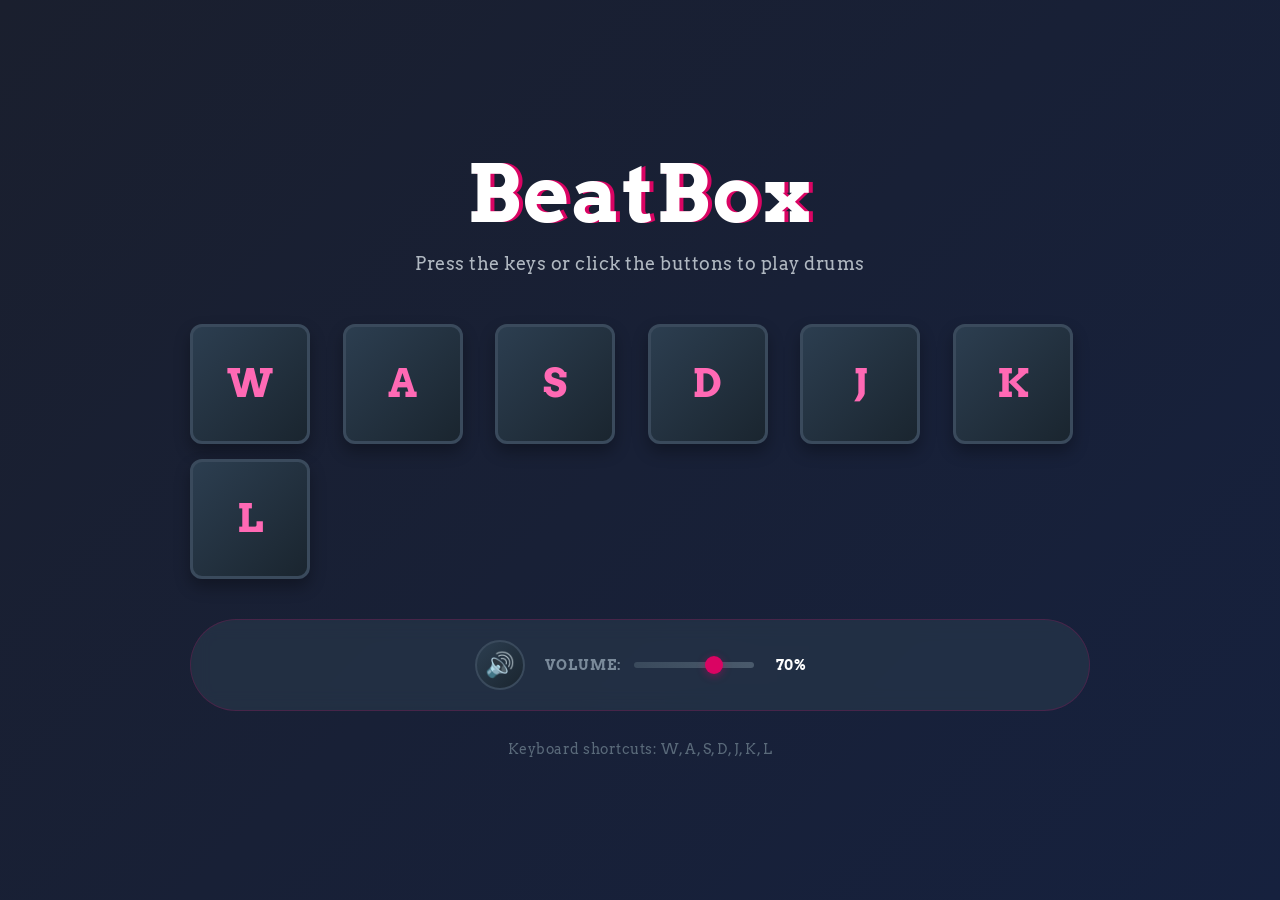
<file: index.html>
<!DOCTYPE html>
<html lang="en">
<head>
    <meta charset="UTF-8">
    <meta name="viewport" content="width=device-width, initial-scale=1.0">
    <title>BeatBox - Drum Kit</title>
    <link rel="preconnect" href="https://fonts.googleapis.com">
    <link rel="preconnect" href="https://fonts.gstatic.com" crossorigin>
    <link href="https://fonts.googleapis.com/css2?family=Arvo:wght@400;700&display=swap" rel="stylesheet">
    <link rel="stylesheet" href="style.css">
</head>
<body>
    <div class="container">
        <header class="header">
            <h1 id="title">BeatBox</h1>
            <p class="subtitle">Press the keys or click the buttons to play drums</p>
        </header>

        <div id="drums" class="drums-grid">
            <button id="w" class="btn" data-key="w" data-sound="sounds/haha.mp3">
                <span class="key">W</span>
            </button>
            <button id="a" class="btn" data-key="a" data-sound="sounds/tom-4.mp3">
                <span class="key">A</span>
            </button>
            <button id="s" class="btn" data-key="s" data-sound="sounds/kick-bass.mp3">
                <span class="key">S</span>
            </button>
            <button id="d" class="btn" data-key="d" data-sound="sounds/snare.mp3">
                <span class="key">D</span>
            </button>
            <button id="j" class="btn" data-key="j" data-sound="sounds/tom-1.mp3">
                <span class="key">J</span>
            </button>
            <button id="k" class="btn" data-key="k" data-sound="sounds/tom-2.mp3">
                <span class="key">K</span>
            </button>
            <button id="l" class="btn" data-key="l" data-sound="sounds/tom-3.mp3">
                <span class="key">L</span>
            </button>
        </div>

        <div class="controls">
            <button id="mute-btn" class="control-btn" aria-label="Mute">
                <span class="volume-icon">🔊</span>
            </button>
            <div class="volume-control">
                <label for="volume-slider">Volume:</label>
                <input id="volume-slider" type="range" min="0" max="100" value="70">
                <span id="volume-display">70%</span>
            </div>
        </div>

        <footer class="footer">
            <p>Keyboard shortcuts: W, A, S, D, J, K, L</p>
        </footer>
    </div>

    <script src="index.js"></script>
</body>
</html>
</file>
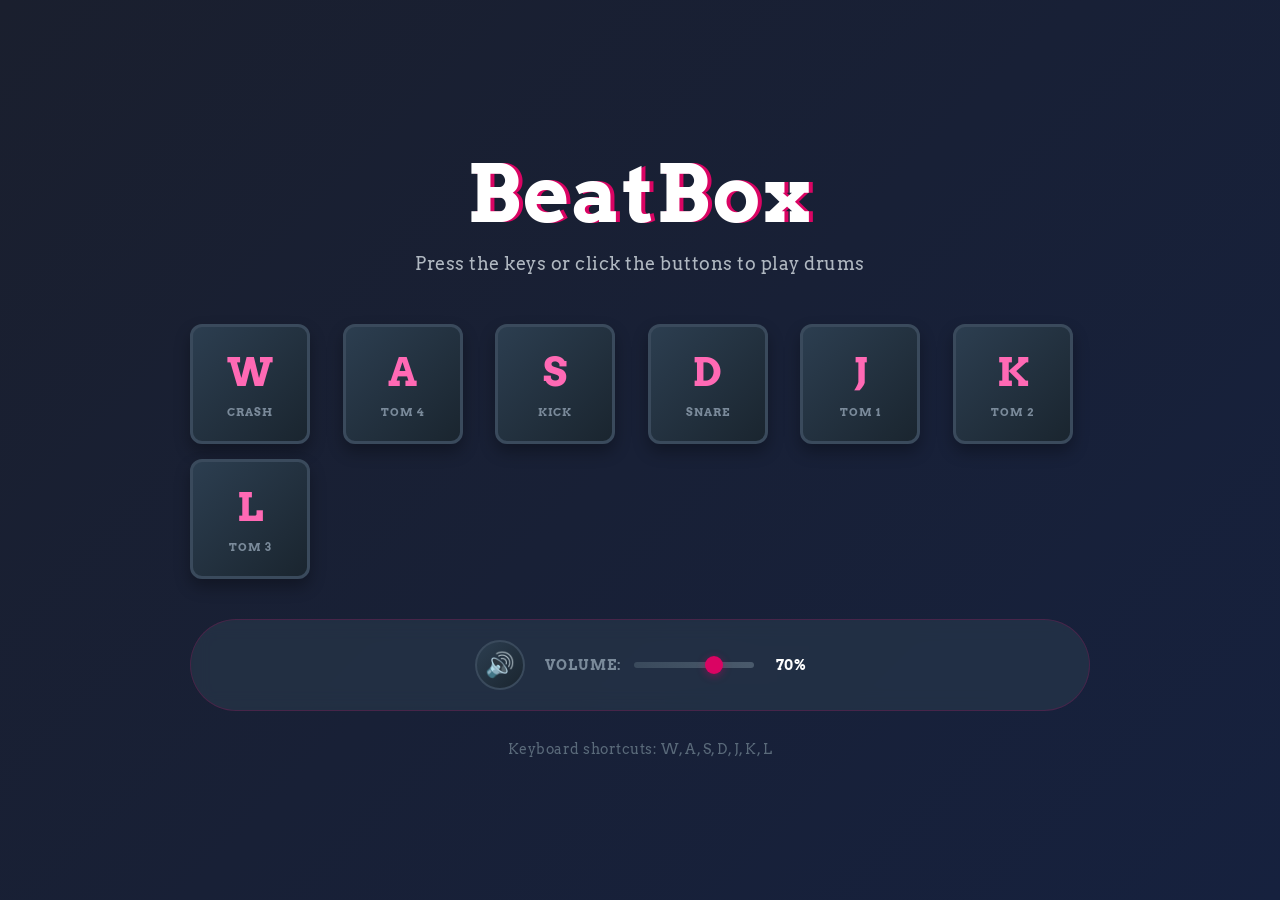
<file: drum.html>
<!DOCTYPE html>
<html lang="en">
<head>
    <meta charset="UTF-8">
    <meta name="viewport" content="width=device-width, initial-scale=1.0">
    <title>BeatBox - Drum Kit</title>
    <link rel="preconnect" href="https://fonts.googleapis.com">
    <link rel="preconnect" href="https://fonts.gstatic.com" crossorigin>
    <link href="https://fonts.googleapis.com/css2?family=Arvo:wght@400;700&display=swap" rel="stylesheet">
    <link rel="stylesheet" href="drum.css">
</head>
<body>
    <div class="container">
        <header class="header">
            <h1 id="title">BeatBox</h1>
            <p class="subtitle">Press the keys or click the buttons to play drums</p>
        </header>

        <div id="drums" class="drums-grid">
            <button id="w" class="btn" data-key="w" data-sound="sounds/haha.mp3">
                <span class="key">W</span>
                <span class="label">Crash</span>
            </button>
            <button id="a" class="btn" data-key="a" data-sound="sounds/tom-4.mp3">
                <span class="key">A</span>
                <span class="label">Tom 4</span>
            </button>
            <button id="s" class="btn" data-key="s" data-sound="sounds/kick-bass.mp3">
                <span class="key">S</span>
                <span class="label">Kick</span>
            </button>
            <button id="d" class="btn" data-key="d" data-sound="sounds/snare.mp3">
                <span class="key">D</span>
                <span class="label">Snare</span>
            </button>
            <button id="j" class="btn" data-key="j" data-sound="sounds/tom-1.mp3">
                <span class="key">J</span>
                <span class="label">Tom 1</span>
            </button>
            <button id="k" class="btn" data-key="k" data-sound="sounds/tom-2.mp3">
                <span class="key">K</span>
                <span class="label">Tom 2</span>
            </button>
            <button id="l" class="btn" data-key="l" data-sound="sounds/tom-3.mp3">
                <span class="key">L</span>
                <span class="label">Tom 3</span>
            </button>
        </div>

        <div class="controls">
            <button id="mute-btn" class="control-btn" aria-label="Mute">
                <span class="volume-icon">🔊</span>
            </button>
            <div class="volume-control">
                <label for="volume-slider">Volume:</label>
                <input id="volume-slider" type="range" min="0" max="100" value="70">
                <span id="volume-display">70%</span>
            </div>
        </div>

        <footer class="footer">
            <p>Keyboard shortcuts: W, A, S, D, J, K, L</p>
        </footer>
    </div>

    <script src="drum.js"></script>
</body>
</html>
</file>
<file: style.css>
* {
  margin: 0;
  padding: 0;
  box-sizing: border-box;
}

body {
  font-family: 'Arvo', cursive;
  background: linear-gradient(135deg, #1a1f2e 0%, #16213e 100%);
  min-height: 100vh;
  display: flex;
  align-items: center;
  justify-content: center;
  padding: 20px;
}

.container {
  max-width: 900px;
  width: 100%;
}

.header {
  text-align: center;
  margin-bottom: 50px;
}

#title {
  font-size: 5rem;
  color: #ffffff;
  font-family: 'Arvo', serif;
  text-shadow: 4px 0 #DA0463;
  font-weight: 700;
  letter-spacing: 2px;
  margin-bottom: 10px;
}

.subtitle {
  color: #b0b8c1;
  font-size: 1.1rem;
  letter-spacing: 0.5px;
}

.drums-grid {
  display: grid;
  grid-template-columns: repeat(auto-fit, minmax(120px, 1fr));
  gap: 15px;
  margin-bottom: 40px;
  justify-content: center;
}

.btn {
  height: 120px;
  width: 120px;
  border: 3px solid #3a4a5c;
  border-radius: 12px;
  background: linear-gradient(135deg, #2c3e50 0%, #1a252f 100%);
  cursor: pointer;
  font-family: 'Arvo', cursive;
  font-weight: bold;
  font-size: 16px;
  color: #ffffff;
  display: flex;
  flex-direction: column;
  align-items: center;
  justify-content: center;
  gap: 8px;
  transition: all 0.15s ease;
  box-shadow: 0 8px 16px rgba(0, 0, 0, 0.3);
}

.btn .key {
  font-size: 40px;
  color: #ff69b4;
  font-weight: 900;
}



.btn:hover {
  border-color: #DA0463;
  box-shadow: 0 12px 24px rgba(218, 4, 99, 0.4);
  transform: translateY(-2px);
}

.btn:active {
  transform: scale(0.95);
  box-shadow: inset 0 3px 8px rgba(0, 0, 0, 0.5);
}

.pressed {
  transform: scale(0.93);
  border-color: #DA0463;
  background: linear-gradient(135deg, #1a252f 0%, #0f1822 100%);
  box-shadow: inset 0 3px 8px rgba(0, 0, 0, 0.6), 0 0 20px rgba(218, 4, 99, 0.3);
}

.controls {
  display: flex;
  align-items: center;
  justify-content: center;
  gap: 20px;
  background: rgba(44, 62, 80, 0.5);
  backdrop-filter: blur(10px);
  padding: 20px 30px;
  border-radius: 50px;
  border: 1px solid rgba(218, 4, 99, 0.2);
  margin-bottom: 30px;
}

.control-btn {
  width: 50px;
  height: 50px;
  border: 2px solid #3a4a5c;
  border-radius: 50%;
  background: linear-gradient(135deg, #2c3e50 0%, #1a252f 100%);
  cursor: pointer;
  font-size: 24px;
  display: flex;
  align-items: center;
  justify-content: center;
  transition: all 0.2s ease;
  color: #ff69b4;
}

.control-btn:hover {
  border-color: #DA0463;
  box-shadow: 0 0 15px rgba(218, 4, 99, 0.5);
}

.control-btn:active {
  transform: scale(0.95);
}

.control-btn.muted .volume-icon::before {
  content: '🔇';
}

.volume-control {
  display: flex;
  align-items: center;
  gap: 12px;
  min-width: 250px;
}

.volume-control label {
  color: #7a8a9a;
  font-size: 14px;
  text-transform: uppercase;
  letter-spacing: 1px;
  font-weight: 600;
}

#volume-slider {
  width: 120px;
  height: 6px;
  border-radius: 3px;
  background: linear-gradient(to right, #3a4a5c, #4a5a6c);
  outline: none;
  -webkit-appearance: none;
  appearance: none;
  cursor: pointer;
}

#volume-slider::-webkit-slider-thumb {
  -webkit-appearance: none;
  appearance: none;
  width: 18px;
  height: 18px;
  border-radius: 50%;
  background: #DA0463;
  cursor: pointer;
  box-shadow: 0 2px 8px rgba(218, 4, 99, 0.4);
  transition: all 0.2s ease;
}

#volume-slider::-webkit-slider-thumb:hover {
  transform: scale(1.2);
  box-shadow: 0 4px 12px rgba(218, 4, 99, 0.6);
}

#volume-slider::-moz-range-thumb {
  width: 18px;
  height: 18px;
  border-radius: 50%;
  background: #DA0463;
  cursor: pointer;
  border: none;
  box-shadow: 0 2px 8px rgba(218, 4, 99, 0.4);
  transition: all 0.2s ease;
}

#volume-slider::-moz-range-thumb:hover {
  transform: scale(1.2);
  box-shadow: 0 4px 12px rgba(218, 4, 99, 0.6);
}

#volume-display {
  color: #ffffff;
  font-size: 14px;
  min-width: 40px;
  text-align: right;
  font-weight: 600;
}

.footer {
  text-align: center;
  color: #5a6a7a;
  font-size: 14px;
  letter-spacing: 0.5px;
}

@media (max-width: 600px) {
  #title {
    font-size: 3.5rem;
  }

  .drums-grid {
    grid-template-columns: repeat(auto-fit, minmax(100px, 1fr));
    gap: 12px;
  }

  .btn {
    height: 100px;
    width: 100px;
  }

  .btn .key {
    font-size: 32px;
  }

  .controls {
    flex-direction: column;
    gap: 15px;
    padding: 15px 20px;
  }

  .volume-control {
    width: 100%;
    min-width: unset;
  }

  #volume-slider {
    width: 100%;
  }
}
</file>
<file: drum.css>
* {
  margin: 0;
  padding: 0;
  box-sizing: border-box;
}

body {
  font-family: 'Arvo', cursive;
  background: linear-gradient(135deg, #1a1f2e 0%, #16213e 100%);
  min-height: 100vh;
  display: flex;
  align-items: center;
  justify-content: center;
  padding: 20px;
}

.container {
  max-width: 900px;
  width: 100%;
}

.header {
  text-align: center;
  margin-bottom: 50px;
}

#title {
  font-size: 5rem;
  color: #ffffff;
  font-family: 'Arvo', serif;
  text-shadow: 4px 0 #DA0463;
  font-weight: 700;
  letter-spacing: 2px;
  margin-bottom: 10px;
}

.subtitle {
  color: #b0b8c1;
  font-size: 1.1rem;
  letter-spacing: 0.5px;
}

.drums-grid {
  display: grid;
  grid-template-columns: repeat(auto-fit, minmax(120px, 1fr));
  gap: 15px;
  margin-bottom: 40px;
  justify-content: center;
}

.btn {
  height: 120px;
  width: 120px;
  border: 3px solid #3a4a5c;
  border-radius: 12px;
  background: linear-gradient(135deg, #2c3e50 0%, #1a252f 100%);
  cursor: pointer;
  font-family: 'Arvo', cursive;
  font-weight: bold;
  font-size: 16px;
  color: #ffffff;
  display: flex;
  flex-direction: column;
  align-items: center;
  justify-content: center;
  gap: 8px;
  transition: all 0.15s ease;
  box-shadow: 0 8px 16px rgba(0, 0, 0, 0.3);
}

.btn .key {
  font-size: 40px;
  color: #ff69b4;
  font-weight: 900;
}

.btn .label {
  font-size: 11px;
  color: #7a8a9a;
  text-transform: uppercase;
  letter-spacing: 1px;
}

.btn:hover {
  border-color: #DA0463;
  box-shadow: 0 12px 24px rgba(218, 4, 99, 0.4);
  transform: translateY(-2px);
}

.btn:active {
  transform: scale(0.95);
  box-shadow: inset 0 3px 8px rgba(0, 0, 0, 0.5);
}

.pressed {
  transform: scale(0.93);
  border-color: #DA0463;
  background: linear-gradient(135deg, #1a252f 0%, #0f1822 100%);
  box-shadow: inset 0 3px 8px rgba(0, 0, 0, 0.6), 0 0 20px rgba(218, 4, 99, 0.3);
}

.controls {
  display: flex;
  align-items: center;
  justify-content: center;
  gap: 20px;
  background: rgba(44, 62, 80, 0.5);
  backdrop-filter: blur(10px);
  padding: 20px 30px;
  border-radius: 50px;
  border: 1px solid rgba(218, 4, 99, 0.2);
  margin-bottom: 30px;
}

.control-btn {
  width: 50px;
  height: 50px;
  border: 2px solid #3a4a5c;
  border-radius: 50%;
  background: linear-gradient(135deg, #2c3e50 0%, #1a252f 100%);
  cursor: pointer;
  font-size: 24px;
  display: flex;
  align-items: center;
  justify-content: center;
  transition: all 0.2s ease;
  color: #ff69b4;
}

.control-btn:hover {
  border-color: #DA0463;
  box-shadow: 0 0 15px rgba(218, 4, 99, 0.5);
}

.control-btn:active {
  transform: scale(0.95);
}

.control-btn.muted .volume-icon::before {
  content: '🔇';
}

.volume-control {
  display: flex;
  align-items: center;
  gap: 12px;
  min-width: 250px;
}

.volume-control label {
  color: #7a8a9a;
  font-size: 14px;
  text-transform: uppercase;
  letter-spacing: 1px;
  font-weight: 600;
}

#volume-slider {
  width: 120px;
  height: 6px;
  border-radius: 3px;
  background: linear-gradient(to right, #3a4a5c, #4a5a6c);
  outline: none;
  -webkit-appearance: none;
  appearance: none;
  cursor: pointer;
}

#volume-slider::-webkit-slider-thumb {
  -webkit-appearance: none;
  appearance: none;
  width: 18px;
  height: 18px;
  border-radius: 50%;
  background: #DA0463;
  cursor: pointer;
  box-shadow: 0 2px 8px rgba(218, 4, 99, 0.4);
  transition: all 0.2s ease;
}

#volume-slider::-webkit-slider-thumb:hover {
  transform: scale(1.2);
  box-shadow: 0 4px 12px rgba(218, 4, 99, 0.6);
}

#volume-slider::-moz-range-thumb {
  width: 18px;
  height: 18px;
  border-radius: 50%;
  background: #DA0463;
  cursor: pointer;
  border: none;
  box-shadow: 0 2px 8px rgba(218, 4, 99, 0.4);
  transition: all 0.2s ease;
}

#volume-slider::-moz-range-thumb:hover {
  transform: scale(1.2);
  box-shadow: 0 4px 12px rgba(218, 4, 99, 0.6);
}

#volume-display {
  color: #ffffff;
  font-size: 14px;
  min-width: 40px;
  text-align: right;
  font-weight: 600;
}

.footer {
  text-align: center;
  color: #5a6a7a;
  font-size: 14px;
  letter-spacing: 0.5px;
}

@media (max-width: 600px) {
  #title {
    font-size: 3.5rem;
  }

  .drums-grid {
    grid-template-columns: repeat(auto-fit, minmax(100px, 1fr));
    gap: 12px;
  }

  .btn {
    height: 100px;
    width: 100px;
  }

  .btn .key {
    font-size: 32px;
  }

  .controls {
    flex-direction: column;
    gap: 15px;
    padding: 15px 20px;
  }

  .volume-control {
    width: 100%;
    min-width: unset;
  }

  #volume-slider {
    width: 100%;
  }
}
</file>
